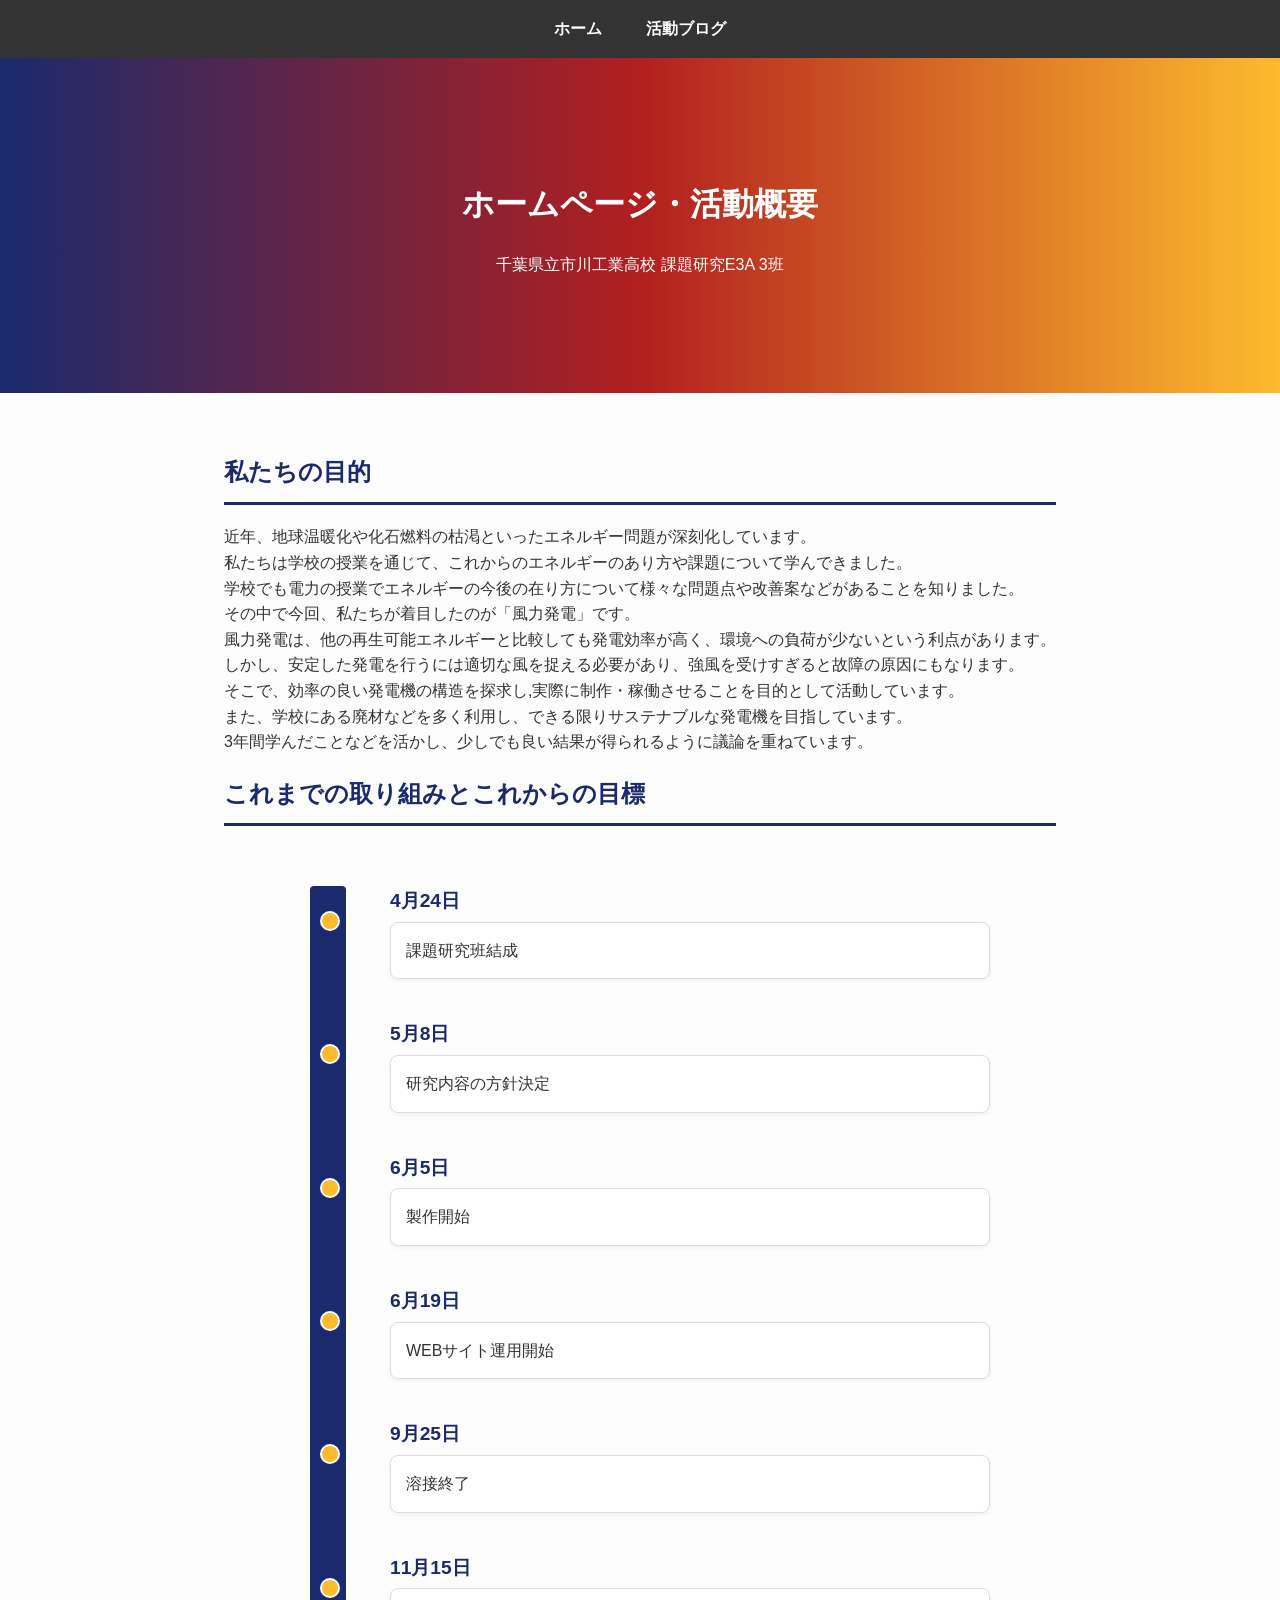
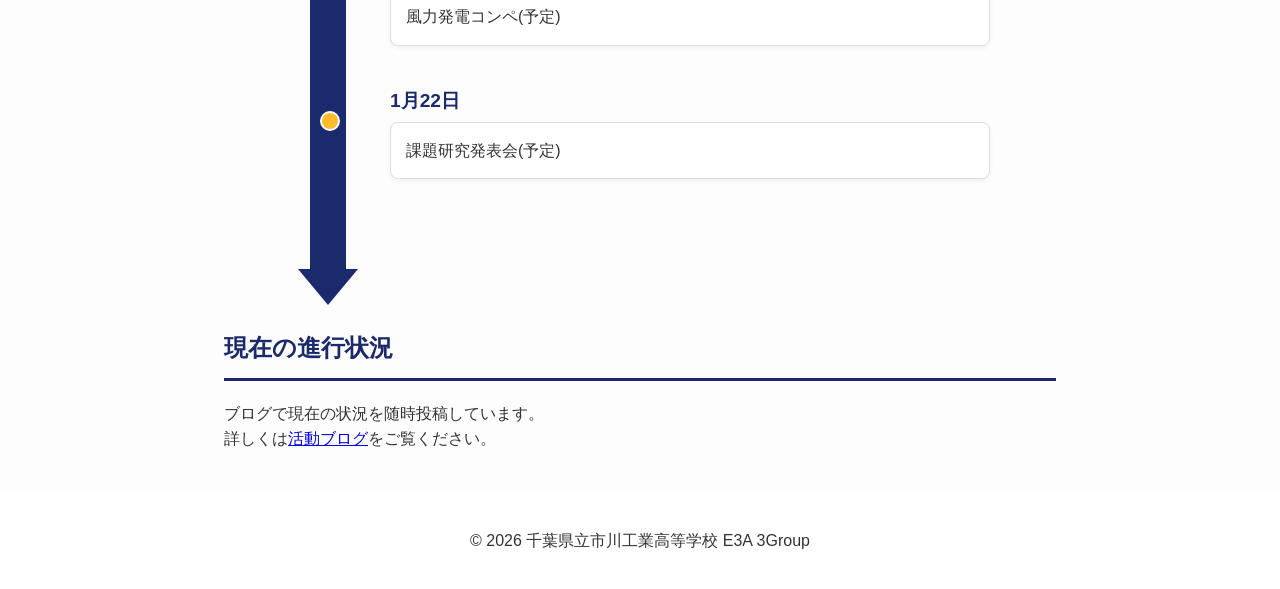
<file: index.html>
<!DOCTYPE html>
<html lang='ja'>
<head>
    <meta charset='UTF-8'>
    <link rel='stylesheet' href='index.css'>
    <title>概要 - 市川工業E3A 3班</title>
</head>
<body>
    <nav>
        <a href='index.html'>ホーム</a>
        <a href='https://xkot28.github.io/ichikawaTHS_Blog/'>活動ブログ</a>
    </nav>
    <header>
        <h1>ホームページ・活動概要</h1>
        <p>千葉県立市川工業高校 課題研究E3A 3班</p>
    </header>
    <main>
        <h2>私たちの目的</h2>
        <p>近年、地球温暖化や化石燃料の枯渇といったエネルギー問題が深刻化しています。<br>
            私たちは学校の授業を通じて、これからのエネルギーのあり方や課題について学んできました。<br>
                学校でも電力の授業でエネルギーの今後の在り方について様々な問題点や改善案などがあることを知りました。<br>
                    その中で今回、私たちが着目したのが「風力発電」です。<br>
                        風力発電は、他の再生可能エネルギーと比較しても発電効率が高く、環境への負荷が少ないという利点があります。<br>
                            しかし、安定した発電を行うには適切な風を捉える必要があり、強風を受けすぎると故障の原因にもなります。<br>
                                そこで、効率の良い発電機の構造を探求し,実際に制作・稼働させることを目的として活動しています。<br>
                                    また、学校にある廃材などを多く利用し、できる限りサステナブルな発電機を目指しています。<br>
                                        3年間学んだことなどを活かし、少しでも良い結果が得られるように議論を重ねています。</p>
        <h2>これまでの取り組みとこれからの目標</h2>
            <div class="timeline">
    <div class="timeline-item fade-in">
        <div class="timeline-date">4月24日</div>
        <div class="timeline-content">課題研究班結成</div>
    </div>
    
    <div class="timeline-item fade-in">
        <div class="timeline-date">5月8日</div>
        <div class="timeline-content">研究内容の方針決定</div>
    </div>
    
    <div class="timeline-item fade-in">
        <div class="timeline-date">6月5日</div>
        <div class="timeline-content">製作開始</div>
    </div>
    
    <div class="timeline-item fade-in">
        <div class="timeline-date">6月19日</div>
        <div class="timeline-content">WEBサイト運用開始</div>
    </div>
    
    <div class="timeline-item fade-in">
        <div class="timeline-date">9月25日</div>
        <div class="timeline-content">溶接終了</div>
    </div>
    
    <div class="timeline-item fade-in">
        <div class="timeline-date">11月15日</div>
        <div class="timeline-content">風力発電コンペ(予定)</div>
    </div>
    
    <div class="timeline-item fade-in">
        <div class="timeline-date">1月22日</div>
        <div class="timeline-content">課題研究発表会(予定)</div>
    </div>
</div>

<h2>現在の進行状況</h2>
ブログで現在の状況を随時投稿しています。<br>
    詳しくは<a href='https://xkot28.github.io/ichikawaTHS_Blog/'>活動ブログ</a>をご覧ください。
        
    </main>
    <footer class="site-footer">
        <p>&copy; 2026 千葉県立市川工業高等学校 E3A 3Group</p>
    </footer>
    <script>
document.addEventListener("DOMContentLoaded", function() {
    // 「fade-in」クラスを持つすべての要素を取得
    const fadeElements = document.querySelectorAll('.fade-in');

    // スクロールして画面に入ったかを監視する仕組み（Intersection Observer）
    const observer = new IntersectionObserver((entries) => {
        entries.forEach(entry => {
            // 要素が画面に入ったら
            if (entry.isIntersecting) {
                // 「is-visible」クラスを追加してアニメーションを実行
                entry.target.classList.add('is-visible');
                
                // ※一度表示されたらもうアニメーションさせない（監視を終わる）場合は下の行の // を消す
                // observer.unobserve(entry.target); 
            }
        });
    }, {
        // 画面の下から100pxの位置に要素が来たら発火させる（お好みで調整）
        rootMargin: '0px 0px -100px 0px' 
    });

    // 取得したすべての要素を監視対象にする
    fadeElements.forEach(element => {
        observer.observe(element);
    });
});
</script>

</body>
</html>
</file>
<file: index.css>
/* Global Styles */
body {
    font-family: 'Segoe UI', Tahoma, Geneva, Verdana, sans-serif;
    line-height: 1.6;
    margin: 0;
    color: #333;
    background: #fdfdfd;
    display: flex;
    flex-direction: column;
    min-height: 100vh;
}

/* Navigation Bar Styles (common for all sites) */
nav {
    background: #333;
    padding: 1rem;
    text-align: center;
}

nav a {
    color: white;
    text-decoration: none;
    margin: 0 15px;
    font-weight: bold;
}

/* Header Styles (main site specific) */
header {
    background: linear-gradient(to right, #1a2a6c, #b21f1f, #fdbb2d);
    color: white;
    padding: 100px 20px;
    text-align: center;
}

/* Main Content Styles (main site specific) */
main {
    max-width: 900px;
    margin: 40px auto;
    padding: 0 20px;
}

h2 {
    color: #1a2a6c;
    border-bottom: 3px solid #1a2a6c;
    padding-bottom: 10px;
}

/* タイムライン全体の枠組み */
.timeline {
    position: relative;
    max-width: 600px;
    margin: 60px auto;
    padding-left: 100px; /* 太い矢印を置くための左スペースを広く確保 */
    padding-bottom: 50px; /* 矢印の先端がはみ出す分の余白 */
}

/* 太い矢印の軸（ボディ部分） */
.timeline::before {
    content: '';
    position: absolute;
    top: 0;
    left: 20px; /* 左から20pxの位置に配置 */
    width: 36px; /* ★矢印の横幅を広くする */
    height: 100%;
    background: #1a2a6c; /* サイトカラーの紺色で塗りつぶし */
    border-radius: 4px 4px 0 0;
    z-index: 0;
}

/* 矢印の先端（大きな三角形） */
.timeline::after {
    content: '';
    position: absolute;
    bottom: -36px; /* 軸の下に配置 */
    left: 8px; /* 軸の中心にぴったり合わせる */
    border-width: 36px 30px 0 30px; /* 大きな下向き三角形 */
    border-style: solid;
    border-color: #1a2a6c transparent transparent transparent;
    z-index: 0;
}

/* 各予定のブロック */
.timeline-item {
    position: relative;
    margin-bottom: 40px;
}

/* ★太い矢印の中に入る点（ドット） */
.timeline-item::before {
    content: '';
    position: absolute;
    top: 25px; /* コンテンツの高さに合わせて上下位置を調整 */
    left: -70px; /* ★太い矢印のど真ん中に点が来るように計算された位置 */
    width: 16px; /* 点の大きさ */
    height: 16px;
    border-radius: 50%;
    background: #fdbb2d; /* 目立つように黄色を使用 */
    border: 2px solid white; /* 点の周りに白い縁取りを入れてより綺麗に */
    z-index: 1; /* 矢印より手前（上）に表示 */
}

/* 日付の文字スタイル */
.timeline-date {
    font-weight: bold;
    color: #1a2a6c;
    margin-bottom: 5px;
    font-size: 1.2rem;
}

/* 予定内容の枠スタイル */
.timeline-content {
    background: white;
    padding: 15px;
    border-radius: 8px;
    border: 1px solid #ddd;
    box-shadow: 0 2px 5px rgba(0,0,0,0.05);
}



/* Blog Specific Styles */
.blog-body {
    background: #f0f2f5;
    font-family: 'Helvetica Neue', Arial, sans-serif;
    margin: 0;
}

.blog-nav {
    background: #333;
    padding: 15px;
    text-align: center;
}

nav a {
    color: #fff;
    text-decoration: none;
    margin: 0 20px;
}

main#blog-list {
    max-width: 700px; /* Increased max-width for blog posts */
    margin: 30px auto;
    padding: 0 20px;
}

.post {
    background: white;
    border-radius: 15px;
    padding: 25px;
    margin-bottom: 30px;
    box-shadow: 0 4px 12px rgba(0,0,0,0.08);
    transition: transform 0.2s;
}

.post:hover {
    transform: translateY(-5px);
}

.post h3 {
    color: #007bff;
    margin-top: 0;
}

.post img {
    max-width: 100%;
    max-height: 500px;
    object-fit: contain;
    display: block;
    margin: 15px auto;
    border-radius: 10px;
}

.content {
    white-space: pre-wrap;
    word-wrap: break-word;
}

.date {
    font-size: 0.85rem;
    color: #777;
    text-align: right;
}

/* Admin Tool Specific Styles */
.admin-body {
    background: #eef2f7;
    font-family: sans-serif;
    display: flex;
    justify-content: center;
    align-items: center;
    min-height: 100vh;
    margin: 0;
}

.admin-card {
    background: white;
    width: 100%;
    max-width: 500px;
    padding: 40px;
    border-radius: 12px;
    box-shadow: 0 10px 25px rgba(0,0,0,0.1);
}

.admin-h2 {
    text-align: center;
    color: #333;
    margin-bottom: 30px;
}

.admin-label {
    font-weight: bold;
    display: block;
    margin-bottom: 8px;
    color: #555;
}

.admin-input, .admin-textarea {
    width: 100%;
    padding: 12px;
    margin-bottom: 20px;
    border: 1px solid #ddd;
    border-radius: 8px;
    box-sizing: border-box;
    font-size: 1rem;
}

.admin-button {
    width: 100%;
    background: #4e73df;
    color: white;
    border: none;
    padding: 15px;
    border-radius: 8px;
    font-weight: bold;
    cursor: pointer;
    font-size: 1rem;
}

.admin-button:hover {
    background: #2e59d9;
}

/* Footer Styles (Added) */
.site-footer {
    margin-top: auto; /* 上の余白を自動計算し、フッターを一番下へ押しやる */
    text-align: center; /* 中央寄せ */
    padding: 20px;
    
    background: white; /* 背景を白に変更 */
    color: #333;       /* 文字を黒（サイト全体の文字色と同じ）に変更 */
}

/* Overwrite for blog index.html from build_blog.py*/
.post-body { white-space: pre-wrap; word-wrap: break-word; line-height: 1.6; }


.fade-in {
    /* スクロールに合わせてアニメーションさせる設定 */
    animation: fadeIn linear both;
    animation-timeline: view();
    animation-range: entry 10% cover 30%;
}

@keyframes fadeIn {
    from {
        opacity: 0;
        transform: translateY(30px);
    }
    to {
        opacity: 1;
        transform: translateY(0);
    }
}
</file>
